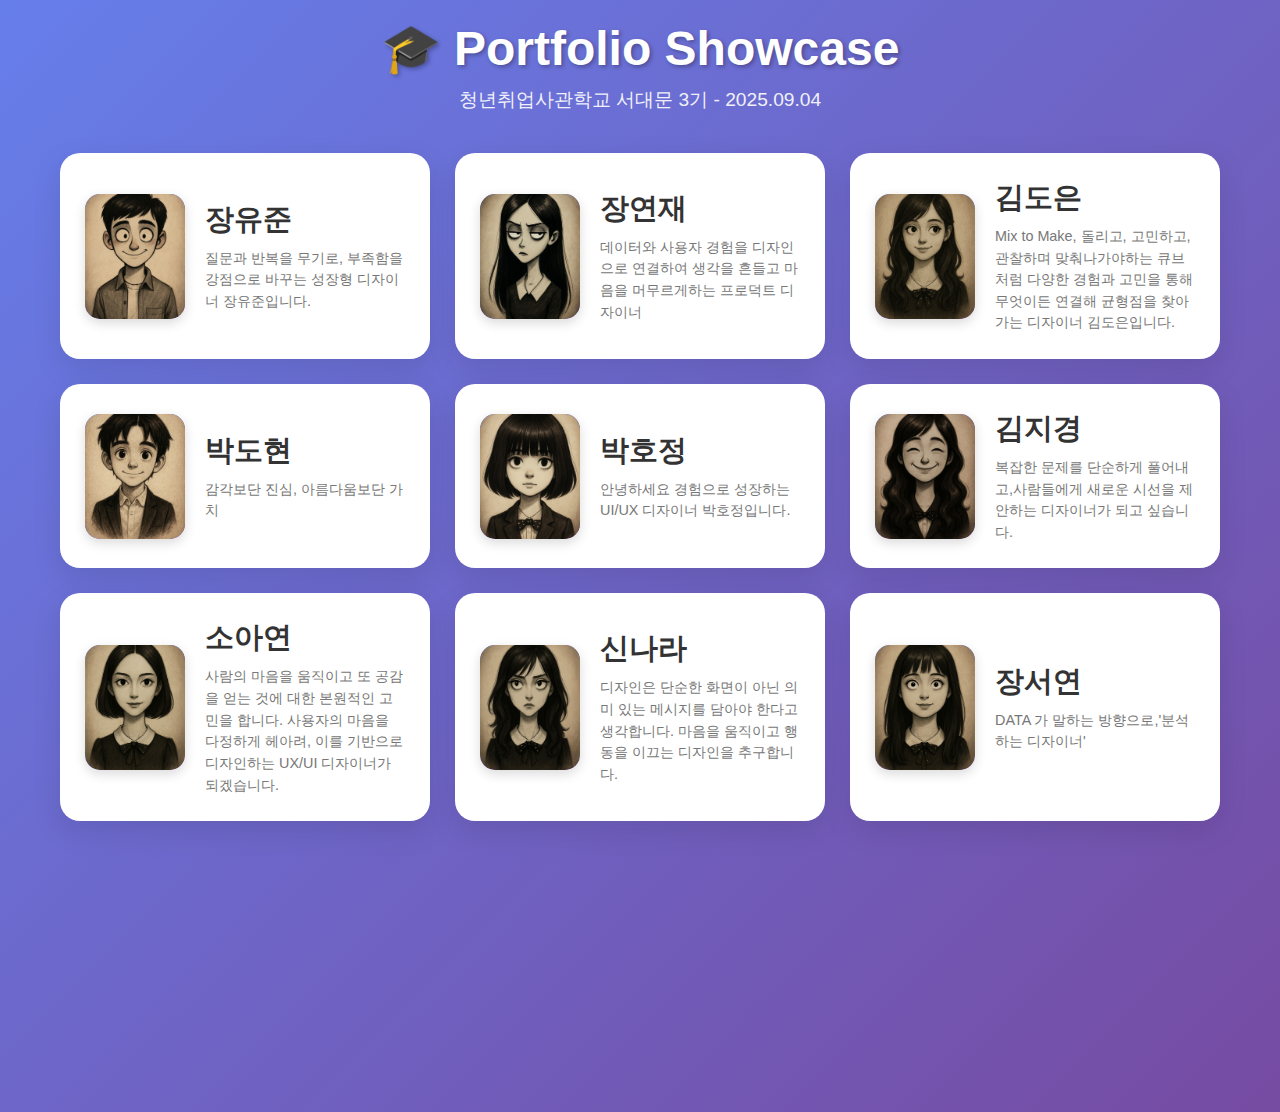
<file: showcase/index.html>
<!DOCTYPE html>
<html lang="ko">

<head>
    <meta charset="UTF-8">
    <meta name="viewport" content="width=device-width, initial-scale=1.0">
    <title>Portfolio Showcase - 학생 포트폴리오 발표</title>
    <link rel="stylesheet" href="portfolioShowcase.css">
</head>

<body>
    <div class="container">
        <header class="header">
            <h1>🎓 Portfolio Showcase</h1>
            <p>청년취업사관학교 서대문 3기 - 2025.09.04</p>
        </header>

        <main class="main-content">
            <div class="students-grid" id="studentsGrid">
                <!-- 학생 카드들이 여기에 동적으로 생성됩니다 -->
            </div>

            <div class="portfolio-modal" id="portfolioModal">
                <div class="modal-content">
                    <div class="modal-header">
                        <h2 id="modalTitle">학생 포트폴리오</h2>
                        <button class="close-btn" id="closeModal">&times;</button>
                    </div>
                    <div class="modal-body">
                        <div class="student-info" id="studentInfo">
                            <!-- 학생 정보가 여기에 표시됩니다 -->
                        </div>
                        <div class="portfolio-buttons" id="portfolioButtons">
                            <!-- 포트폴리오 버튼들이 여기에 표시됩니다 -->
                        </div>
                    </div>
                </div>
            </div>
        </main>
    </div>

    <script src="portfolioShowcase.js"></script>
</body>

</html>
</file>
<file: showcase/portfolioShowcase.css>
/* Reset and Base Styles */
* {
  margin: 0;
  padding: 0;
  box-sizing: border-box;
}

body {
  font-family: "Segoe UI", Tahoma, Geneva, Verdana, sans-serif;
  background: linear-gradient(135deg, #667eea 0%, #764ba2 100%);
  min-height: 100vh;
  color: #333;
}

.container {
  max-width: 1200px;
  margin: 0 auto;
  padding: 20px;
}

/* Header Styles */
.header {
  text-align: center;
  margin-bottom: 40px;
  color: white;
}

.header h1 {
  font-size: 3rem;
  margin-bottom: 10px;
  font-weight: 700;
  text-shadow: 2px 2px 4px rgba(0, 0, 0, 0.3);
}

.header p {
  font-size: 1.2rem;
  opacity: 0.9;
}

/* Main Content */
.main-content {
  position: relative;
}

/* Students Grid */
.students-grid {
  display: grid;
  grid-template-columns: repeat(auto-fit, minmax(280px, 1fr));
  gap: 25px;
  margin-bottom: 40px;
}

.student-card {
  background: white;
  border-radius: 20px;
  padding: 25px;
  display: flex;
  align-items: center;
  gap: 20px;
  box-shadow: 0 10px 30px rgba(0, 0, 0, 0.1);
  transition: all 0.3s ease;
  cursor: pointer;
  position: relative;
  overflow: hidden;
}

.student-card::before {
  content: "";
  position: absolute;
  top: 0;
  left: -100%;
  width: 100%;
  height: 100%;
  background: linear-gradient(
    90deg,
    transparent,
    rgba(255, 255, 255, 0.2),
    transparent
  );
  transition: left 0.5s;
}

.student-card:hover::before {
  left: 100%;
}

.student-card:hover {
  transform: translateY(-10px);
  box-shadow: 0 20px 40px rgba(0, 0, 0, 0.15);
}

.student-avatar {
  width: 100px;
  height: 125px;
  border-radius: 15px;
  background: linear-gradient(135deg, #667eea 0%, #764ba2 100%);
  display: flex;
  align-items: center;
  justify-content: center;
  font-size: 2.5rem;
  color: white;
  font-weight: bold;
  position: relative;
  overflow: hidden;
  box-shadow: 0 4px 12px rgba(0, 0, 0, 0.15);
  flex-shrink: 0;
}

.profile-image {
  width: 100%;
  height: 100%;
  object-fit: cover;
  border-radius: 15px;
}

.avatar-fallback {
  width: 100%;
  height: 100%;
  display: flex;
  align-items: center;
  justify-content: center;
  font-size: 2.5rem;
  color: white;
  font-weight: bold;
  border-radius: 15px;
}

.student-name {
  font-size: 1.8rem;
  font-weight: 600;
  color: #333;
  margin: 0;
}

.student-info-content {
  flex: 1;
  text-align: left;
}

.student-description {
  font-size: 0.9rem;
  color: #777;
  line-height: 1.5;
  margin-top: 8px;
}

/* Modal Styles */
.portfolio-modal {
  display: none;
  position: fixed;
  top: 0;
  left: 0;
  width: 100%;
  height: 100%;
  background: rgba(0, 0, 0, 0.8);
  z-index: 1000;
  animation: fadeIn 0.3s ease;
}

.portfolio-modal.show {
  display: flex;
  align-items: center;
  justify-content: center;
}

.modal-content {
  background: white;
  border-radius: 20px;
  max-width: 600px;
  width: 90%;
  max-height: 80vh;
  overflow-y: auto;
  animation: slideIn 0.3s ease;
}

.modal-header {
  display: flex;
  justify-content: space-between;
  align-items: center;
  padding: 30px 30px 20px;
  border-bottom: 1px solid #eee;
}

.modal-header h2 {
  font-size: 1.8rem;
  color: #333;
  font-weight: 600;
}

.close-btn {
  background: none;
  border: none;
  font-size: 2rem;
  color: #999;
  cursor: pointer;
  transition: color 0.3s ease;
  width: 40px;
  height: 40px;
  display: flex;
  align-items: center;
  justify-content: center;
  border-radius: 50%;
}

.close-btn:hover {
  color: #333;
  background: #f5f5f5;
}

.modal-body {
  padding: 30px;
}

.student-info {
  display: flex;
  align-items: center;
  gap: 30px;
  margin-bottom: 30px;
}

.student-info .student-avatar {
  width: 150px;
  height: 190px;
  font-size: 3.5rem;
  border-radius: 20px;
  flex-shrink: 0;
}

.student-info .profile-image {
  width: 100%;
  height: 100%;
  object-fit: cover;
  border-radius: 20px;
}

.student-info .avatar-fallback {
  width: 100%;
  height: 100%;
  display: flex;
  align-items: center;
  justify-content: center;
  font-size: 3.5rem;
  color: white;
  font-weight: bold;
  border-radius: 20px;
}

.student-details {
  flex: 1;
  display: flex;
  flex-direction: column;
  justify-content: center;
}

.student-info .student-name {
  font-size: 2.2rem;
  margin-bottom: 20px;
  color: #333;
  font-weight: 600;
}

.student-info .student-description {
  font-size: 1.1rem;
  color: #555;
  line-height: 1.6;
  margin: 0;
}

/* Portfolio Buttons */
.portfolio-buttons {
  display: grid;
  grid-template-columns: repeat(auto-fit, minmax(200px, 1fr));
  gap: 15px;
}

.portfolio-btn {
  display: flex;
  align-items: center;
  justify-content: center;
  padding: 15px 20px;
  background: linear-gradient(135deg, #667eea 0%, #764ba2 100%);
  color: white;
  text-decoration: none;
  border-radius: 12px;
  font-weight: 600;
  transition: all 0.3s ease;
  border: none;
  cursor: pointer;
  font-size: 1rem;
}

.portfolio-btn:hover {
  transform: translateY(-2px);
  box-shadow: 0 8px 25px rgba(102, 126, 234, 0.3);
}

.portfolio-btn:active {
  transform: translateY(0);
}

.portfolio-btn i {
  margin-right: 10px;
  font-size: 1.2rem;
}

.portfolio-btn.github {
  background: linear-gradient(135deg, #333 0%, #555 100%);
}

.portfolio-btn.github:hover {
  box-shadow: 0 8px 25px rgba(51, 51, 51, 0.3);
}

.portfolio-btn.portfolio {
  background: linear-gradient(135deg, #2ecc71 0%, #27ae60 100%);
}

.portfolio-btn.portfolio:hover {
  box-shadow: 0 8px 25px rgba(46, 204, 113, 0.3);
}

.portfolio-btn.presentation {
  background: linear-gradient(135deg, #e74c3c 0%, #c0392b 100%);
}

.portfolio-btn.presentation:hover {
  box-shadow: 0 8px 25px rgba(231, 76, 60, 0.3);
}

.portfolio-btn.prototype {
  background: linear-gradient(135deg, #f39c12 0%, #e67e22 100%);
}

.portfolio-btn.prototype:hover {
  box-shadow: 0 8px 25px rgba(243, 156, 18, 0.3);
}

/* Animations */
@keyframes fadeIn {
  from {
    opacity: 0;
  }
  to {
    opacity: 1;
  }
}

@keyframes slideIn {
  from {
    transform: translateY(-50px);
    opacity: 0;
  }
  to {
    transform: translateY(0);
    opacity: 1;
  }
}

@keyframes pulse {
  0% {
    transform: scale(1);
  }
  50% {
    transform: scale(1.05);
  }
  100% {
    transform: scale(1);
  }
}

.student-card:hover .student-avatar {
  animation: pulse 0.6s ease-in-out;
}

/* Responsive Design */
@media (max-width: 768px) {
  .header h1 {
    font-size: 2.5rem;
  }

  .students-grid {
    grid-template-columns: 1fr;
    gap: 20px;
  }

  .student-card {
    padding: 20px;
    flex-direction: column;
    text-align: center;
    gap: 15px;
  }

  .student-info-content {
    text-align: center;
  }

  .modal-content {
    width: 95%;
    margin: 20px;
  }

  .modal-header,
  .modal-body {
    padding: 20px;
  }

  .student-info {
    flex-direction: column;
    text-align: center;
    gap: 20px;
  }

  .student-info .student-avatar {
    width: 120px;
    height: 150px;
    font-size: 3rem;
  }

  .student-details {
    text-align: center;
  }

  .portfolio-buttons {
    grid-template-columns: 1fr;
  }
}

@media (max-width: 480px) {
  .container {
    padding: 15px;
  }

  .header h1 {
    font-size: 2rem;
  }

  .student-card {
    padding: 15px;
    flex-direction: column;
    text-align: center;
    gap: 12px;
  }

  .student-info-content {
    text-align: center;
  }

  .student-avatar {
    width: 80px;
    height: 100px;
    font-size: 2rem;
  }

  .student-name {
    font-size: 1.3rem;
  }
}

/* Loading Animation */
.loading {
  display: none;
  text-align: center;
  padding: 40px;
}

.spinner {
  border: 4px solid #f3f3f3;
  border-top: 4px solid #667eea;
  border-radius: 50%;
  width: 50px;
  height: 50px;
  animation: spin 1s linear infinite;
  margin: 0 auto 20px;
}

@keyframes spin {
  0% {
    transform: rotate(0deg);
  }
  100% {
    transform: rotate(360deg);
  }
}

/* Success Message */
.success-message {
  position: fixed;
  top: 20px;
  right: 20px;
  background: #2ecc71;
  color: white;
  padding: 15px 20px;
  border-radius: 10px;
  box-shadow: 0 5px 15px rgba(46, 204, 113, 0.3);
  z-index: 1001;
  animation: slideInRight 0.3s ease;
}

@keyframes slideInRight {
  from {
    transform: translateX(100%);
    opacity: 0;
  }
  to {
    transform: translateX(0);
    opacity: 1;
  }
}
</file>
